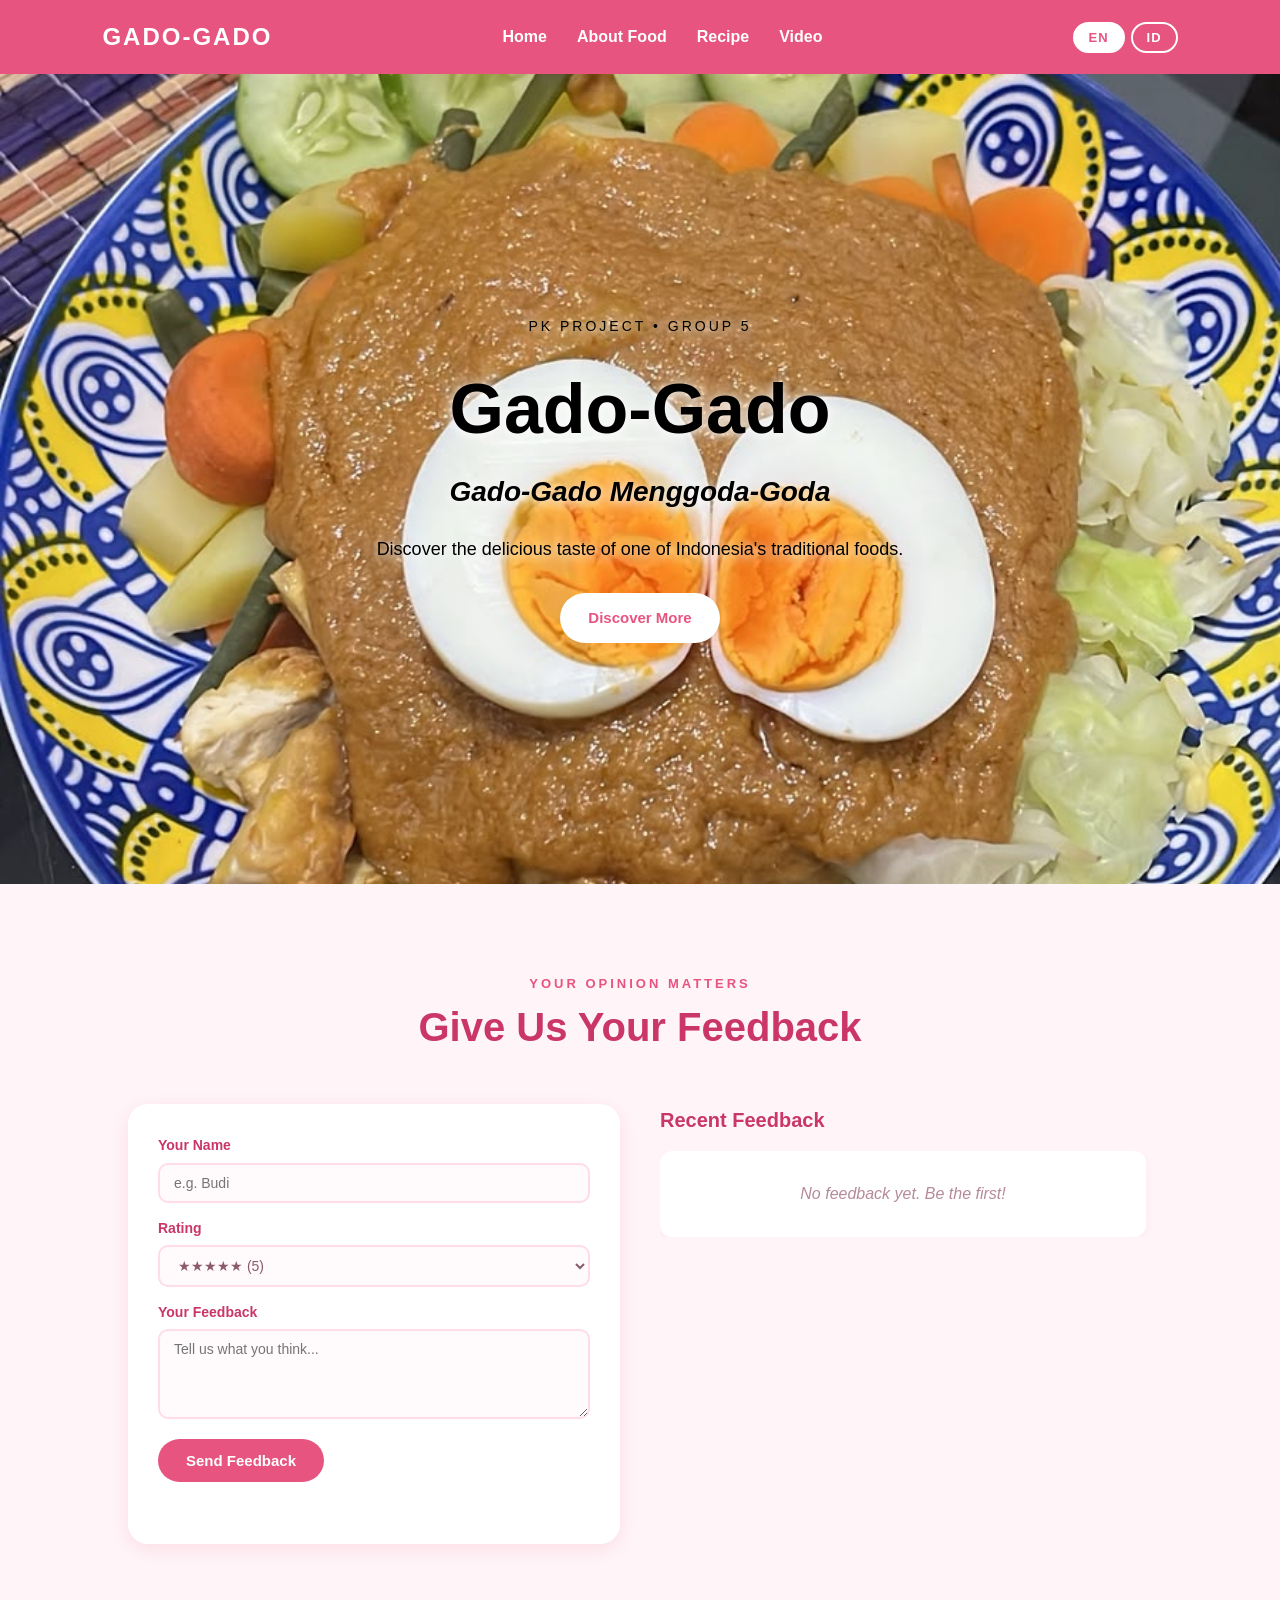
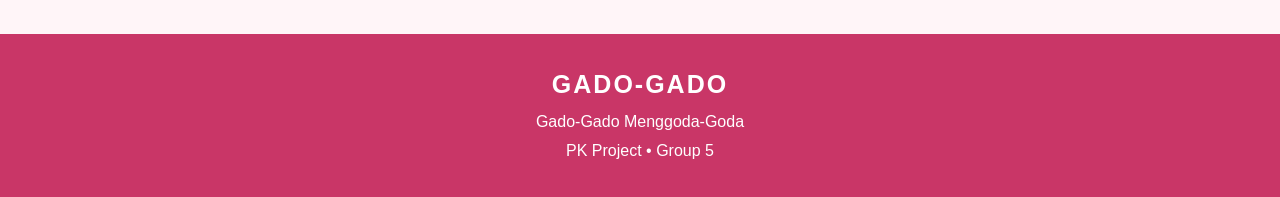
<file: index.html>
<!DOCTYPE html>
<html lang="en">
<head>
    <meta charset="UTF-8">
    <meta name="viewport" content="width=device-width, initial-scale=1.0">
    <title data-i18n="page_title_home">Gado-Gado | Group 5</title>
    <link rel="stylesheet" href="style.css">

    <style>
        .home {
            background: url("gado-gado.jpg");
            background-size: cover;
            background-position: center;
            background-repeat: no-repeat;
        }
    </style>
</head>

<body>

    <!-- NAVBAR -->
    <header>
        <nav>
            <h1 id="site-logo">GADO-GADO</h1>

            <ul>
                <li><a href="index.html" data-i18n="nav_home">Home</a></li>
                <li><a href="about.html" data-i18n="nav_about">About Food</a></li>
                <li><a href="recipe.html" data-i18n="nav_recipe">Recipe</a></li>
                <li><a href="video.html" data-i18n="nav_video">Video</a></li>
            </ul>

            <div class="lang-switch">
                <button class="lang-btn" data-lang="en">EN</button>
                <button class="lang-btn" data-lang="id">ID</button>
            </div>
        </nav>
    </header>


    <!-- HOME -->
    <section class="home">
        <div class="home-content">
            <p class="group" data-i18n="home_group">PK PROJECT • GROUP 5</p>
            <h2>Gado-Gado</h2>
            <p class="tagline">Gado-Gado Menggoda-Goda</p>
            <p data-i18n="home_desc">
                Discover the delicious taste of one of
                Indonesia's traditional foods.
            </p>
            <a href="about.html" class="button" data-i18n="home_button">Discover More</a>
        </div>
    </section>


    <!-- FEEDBACK SECTION -->
    <section class="section fb-section">

        <p class="section-label" data-i18n="feedback_label">YOUR OPINION MATTERS</p>
        <h2 data-i18n="feedback_heading">Give Us Your Feedback</h2>

        <div class="fb-wrapper">

            <form id="feedback-form" class="fb-form">

                <label for="fb-name" data-i18n="feedback_name">Your Name</label>
                <input type="text" id="fb-name" required maxlength="30"
                       data-i18n-placeholder="feedback_name_ph"
                       placeholder="e.g. Budi">

                <label for="fb-rating" data-i18n="feedback_rating">Rating</label>
                <select id="fb-rating" required>
                    <option value="5">★★★★★  (5)</option>
                    <option value="4">★★★★☆  (4)</option>
                    <option value="3">★★★☆☆  (3)</option>
                    <option value="2">★★☆☆☆  (2)</option>
                    <option value="1">★☆☆☆☆  (1)</option>
                </select>

                <label for="fb-message" data-i18n="feedback_message">Your Feedback</label>
                <textarea id="fb-message" rows="4" required maxlength="200"
                          data-i18n-placeholder="feedback_message_ph"
                          placeholder="Tell us what you think..."></textarea>

                <button type="submit" class="fb-submit" data-i18n="feedback_submit">
                    Send Feedback
                </button>

                <p id="feedback-status" class="fb-status"></p>
            </form>

            <div class="fb-list-wrapper">
                <h3 data-i18n="feedback_recent">Recent Feedback</h3>
                <div id="feedback-list" class="fb-list"></div>
            </div>

        </div>

    </section>


    <!-- FOOTER -->
    <footer>
        <h3>GADO-GADO</h3>
        <p>Gado-Gado Menggoda-Goda</p>
        <p data-i18n="footer_team">PK Project • Group 5</p>
    </footer>

    <script src="language.js"></script>
</body>
</html>
</file>
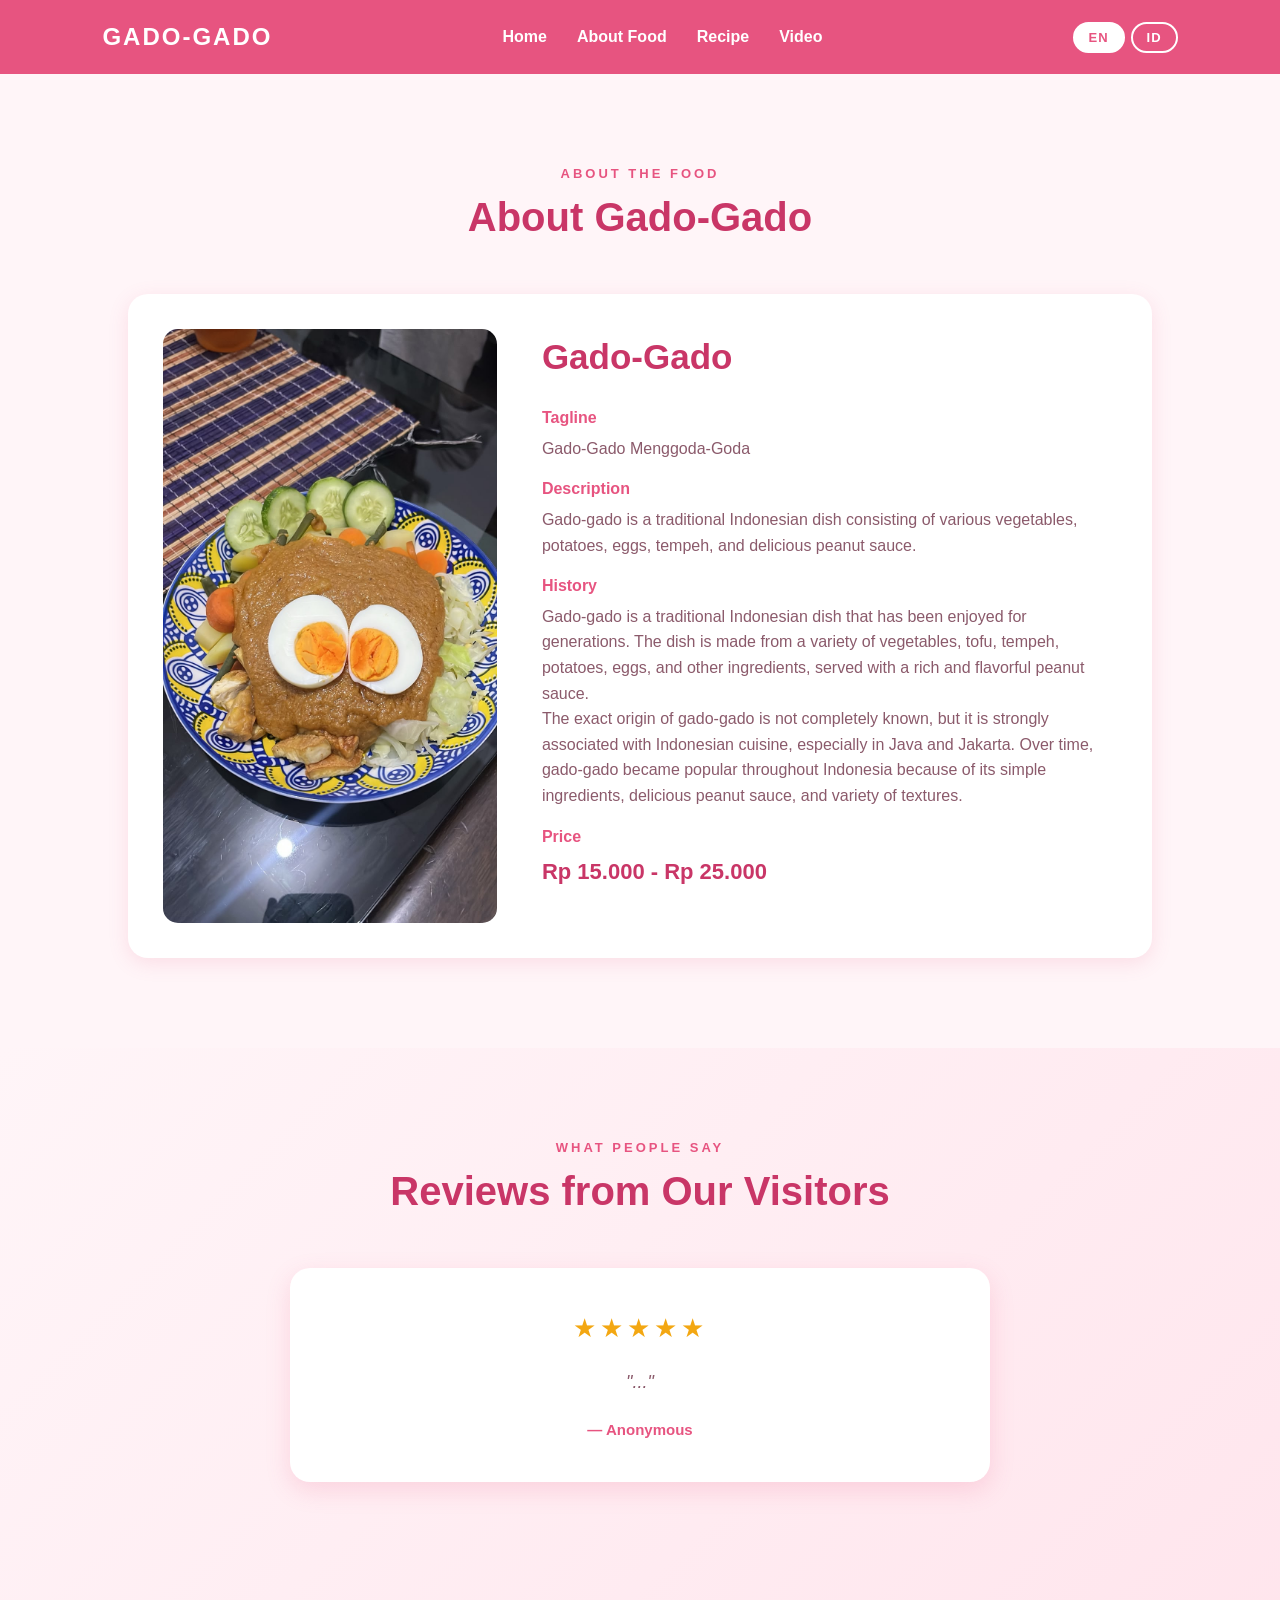
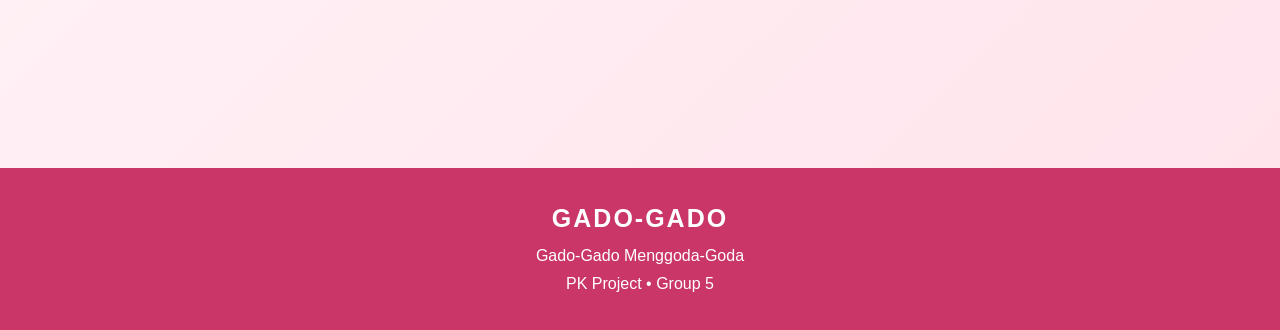
<file: about.html>
<!DOCTYPE html>
<html lang="en">
<head>
    <meta charset="UTF-8">
    <meta name="viewport" content="width=device-width, initial-scale=1.0">
    <title data-i18n="page_title_about">About Food | Gado-Gado</title>
    <link rel="stylesheet" href="style.css">

    <style>
        .food-image {
            width: 35%;
            min-height: 250px;
            position: relative;
            overflow: hidden;
        }

        .food-image img {
            width: 100%;
            height: 100%;
            object-fit: cover;
            display: block;
        }
    </style>
</head>

<body>

    <!-- NAVBAR -->
    <header>
        <nav>
            <h1>GADO-GADO</h1>

            <ul>
                <li><a href="index.html" data-i18n="nav_home">Home</a></li>
                <li><a href="about.html" data-i18n="nav_about">About Food</a></li>
                <li><a href="recipe.html" data-i18n="nav_recipe">Recipe</a></li>
                <li><a href="video.html" data-i18n="nav_video">Video</a></li>
            </ul>

            <div class="lang-switch">
                <button class="lang-btn" data-lang="en">EN</button>
                <button class="lang-btn" data-lang="id">ID</button>
            </div>
        </nav>
    </header>


    <!-- ABOUT FOOD -->
    <section class="section">

        <p class="section-label" data-i18n="about_label">ABOUT THE FOOD</p>
        <h2 data-i18n="about_heading">About Gado-Gado</h2>

        <div class="food-card">

            <div class="food-image">
                <img src="gado-gado.jpg" alt="Gado-Gado">
            </div>

            <div class="food-info">

                <h3>Gado-Gado</h3>

                <h4 data-i18n="label_tagline">Tagline</h4>
                <p>Gado-Gado Menggoda-Goda</p>

                <h4 data-i18n="label_description">Description</h4>
                <p data-i18n="about_desc">
                    Gado-gado is a traditional Indonesian dish
                    consisting of various vegetables, potatoes,
                    eggs, tempeh, and delicious peanut sauce.
                </p>

                <h4 data-i18n="label_history">History</h4>
                <p data-i18n="about_history_1">
                    Gado-gado is a traditional Indonesian dish
                    that has been enjoyed for generations. The dish
                    is made from a variety of vegetables, tofu,
                    tempeh, potatoes, eggs, and other ingredients,
                    served with a rich and flavorful peanut sauce.
                </p>

                <p data-i18n="about_history_2">
                    The exact origin of gado-gado is not completely
                    known, but it is strongly associated with
                    Indonesian cuisine, especially in Java and
                    Jakarta. Over time, gado-gado became popular
                    throughout Indonesia because of its simple
                    ingredients, delicious peanut sauce, and variety
                    of textures.
                </p>

                <h4 data-i18n="label_price">Price</h4>
                <p class="price">Rp 15.000 - Rp 25.000</p>

            </div>

        </div>

    </section>


    <!-- REVIEW SECTION -->
    <section class="section rev-section">

        <p class="section-label" data-i18n="review_label">WHAT PEOPLE SAY</p>
        <h2 data-i18n="review_heading">Reviews from Our Visitors</h2>

        <div class="rev-carousel">

            <div class="rev-card" id="review-card">
                <p class="rev-stars" id="review-stars">★★★★★</p>
                <p class="rev-text" id="review-text">"..."</p>
                <p class="rev-author" id="review-author">— Anonymous</p>
            </div>

            <div class="rev-dots" id="review-dots"></div>

        </div>

    </section>


    <!-- FOOTER -->
    <footer>
        <h3>GADO-GADO</h3>
        <p>Gado-Gado Menggoda-Goda</p>
        <p data-i18n="footer_team">PK Project • Group 5</p>
    </footer>

    <script src="language.js"></script>
</body>
</html>
</file>
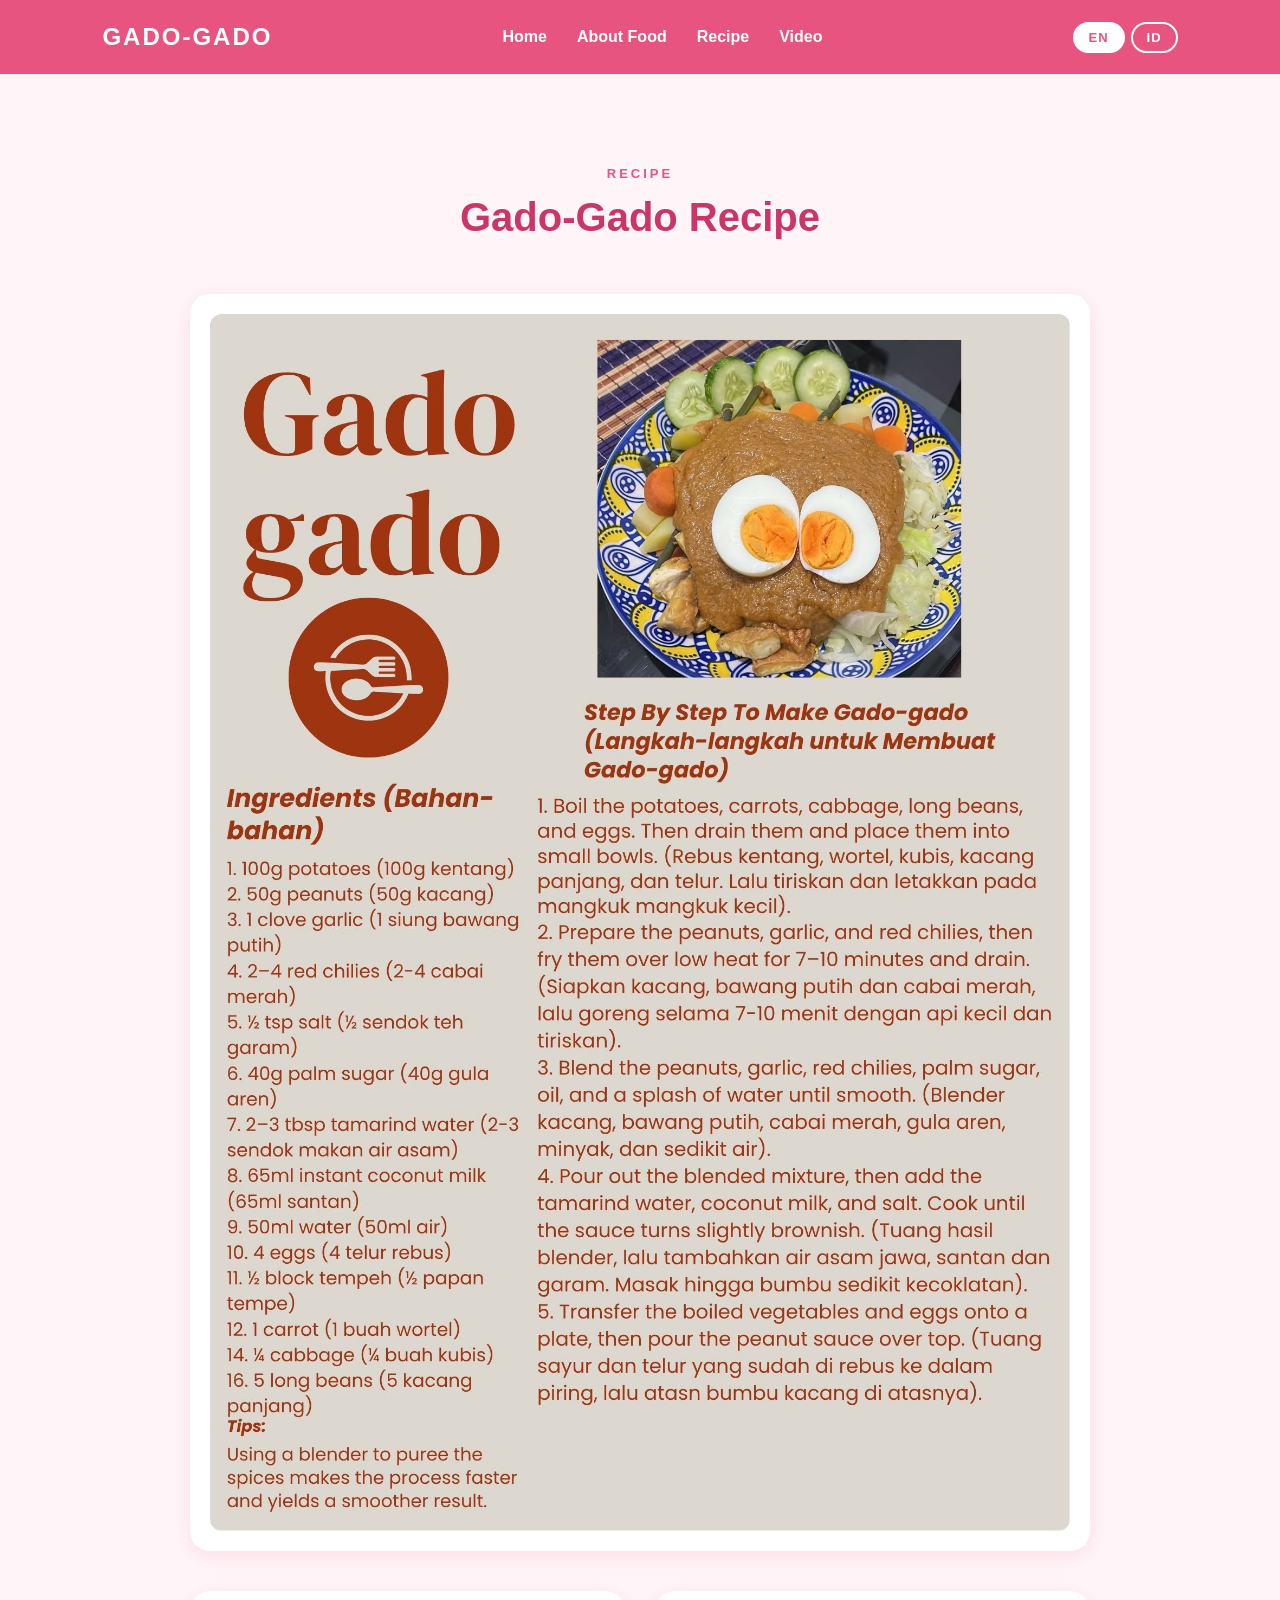
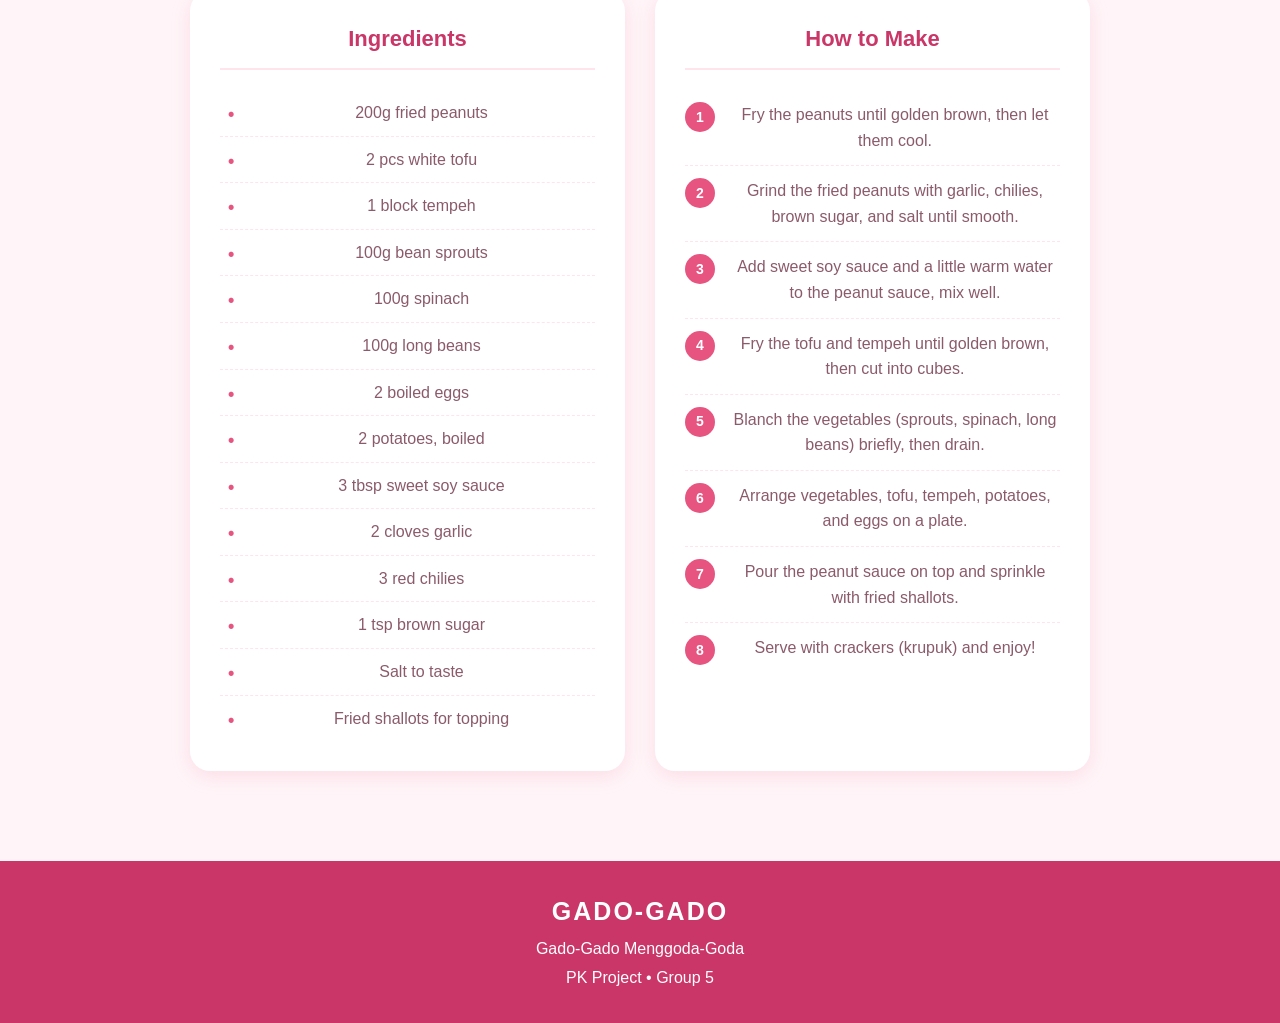
<file: recipe.html>
<!DOCTYPE html>
<html lang="en">
<head>
    <meta charset="UTF-8">
    <meta name="viewport" content="width=device-width, initial-scale=1.0">

    <title data-i18n="page_title_recipe">Recipe | Gado-Gado</title>

    <link rel="stylesheet" href="style.css">

    <style>
        .recipe-picture {
            max-width: 900px;
            margin: auto;
            background: white;
            padding: 20px;
            border-radius: 20px;
            box-shadow: 0 5px 20px rgba(231, 84, 128, 0.15);
        }

        .recipe-picture img {
            width: 100%;
            display: block;
            border-radius: 12px;
            object-fit: contain;
        }
    </style>
</head>

<body>

<header>
    <nav>

        <h1 id="site-logo">GADO-GADO</h1>

        <ul>
            <li><a href="index.html" data-i18n="nav_home">Home</a></li>
            <li><a href="about.html" data-i18n="nav_about">About Food</a></li>
            <li><a href="recipe.html" data-i18n="nav_recipe">Recipe</a></li>
            <li><a href="video.html" data-i18n="nav_video">Video</a></li>
        </ul>

        <div class="lang-switch">
            <button class="lang-btn" data-lang="en">EN</button>
            <button class="lang-btn" data-lang="id">ID</button>
        </div>

    </nav>
</header>


<section class="section recipe-section">

    <p class="section-label" data-i18n="recipe_label">
        RECIPE
    </p>

    <h2 data-i18n="recipe_heading">
        Gado-Gado Recipe
    </h2>


    <!-- GAMBAR RESEP -->
    <div class="recipe-picture">
        <img src="recipe.jpg" alt="Gado-Gado Recipe">
    </div>


    <!-- ============================== -->
    <!-- DETAIL RESEP (BAHAN & CARA)    -->
    <!-- ============================== -->
    <div class="recipe-details">

        <!-- BAHAN-BAHAN -->
        <div class="recipe-block">
            <h3 data-i18n="recipe_ingredients">Ingredients</h3>
            <ul class="recipe-list">
                <li data-i18n="ing_1">200g fried peanuts</li>
                <li data-i18n="ing_2">2 pcs white tofu</li>
                <li data-i18n="ing_3">1 block tempeh</li>
                <li data-i18n="ing_4">100g bean sprouts</li>
                <li data-i18n="ing_5">100g spinach</li>
                <li data-i18n="ing_6">100g long beans</li>
                <li data-i18n="ing_7">2 boiled eggs</li>
                <li data-i18n="ing_8">2 potatoes, boiled</li>
                <li data-i18n="ing_9">3 tbsp sweet soy sauce</li>
                <li data-i18n="ing_10">2 cloves garlic</li>
                <li data-i18n="ing_11">3 red chilies</li>
                <li data-i18n="ing_12">1 tsp brown sugar</li>
                <li data-i18n="ing_13">Salt to taste</li>
                <li data-i18n="ing_14">Fried shallots for topping</li>
            </ul>
        </div>

        <!-- CARA MEMBUAT -->
        <div class="recipe-block">
            <h3 data-i18n="recipe_steps"> How to Make</h3>
            <ol class="recipe-steps">
                <li data-i18n="step_1">Fry the peanuts until golden brown, then let them cool.</li>
                <li data-i18n="step_2">Grind the fried peanuts with garlic, chilies, brown sugar, and salt until smooth.</li>
                <li data-i18n="step_3">Add sweet soy sauce and a little warm water to the peanut sauce, mix well.</li>
                <li data-i18n="step_4">Fry the tofu and tempeh until golden brown, then cut into cubes.</li>
                <li data-i18n="step_5">Blanch the vegetables (sprouts, spinach, long beans) briefly, then drain.</li>
                <li data-i18n="step_6">Arrange vegetables, tofu, tempeh, potatoes, and eggs on a plate.</li>
                <li data-i18n="step_7">Pour the peanut sauce on top and sprinkle with fried shallots.</li>
                <li data-i18n="step_8">Serve with crackers (krupuk) and enjoy!</li>
            </ol>
        </div>

    </div>

</section>


<footer>

    <h3>GADO-GADO</h3>

    <p>Gado-Gado Menggoda-Goda</p>

    <p data-i18n="footer_team">PK Project • Group 5</p>

</footer>

<script src="language.js"></script>
</body>
</html>
</file>
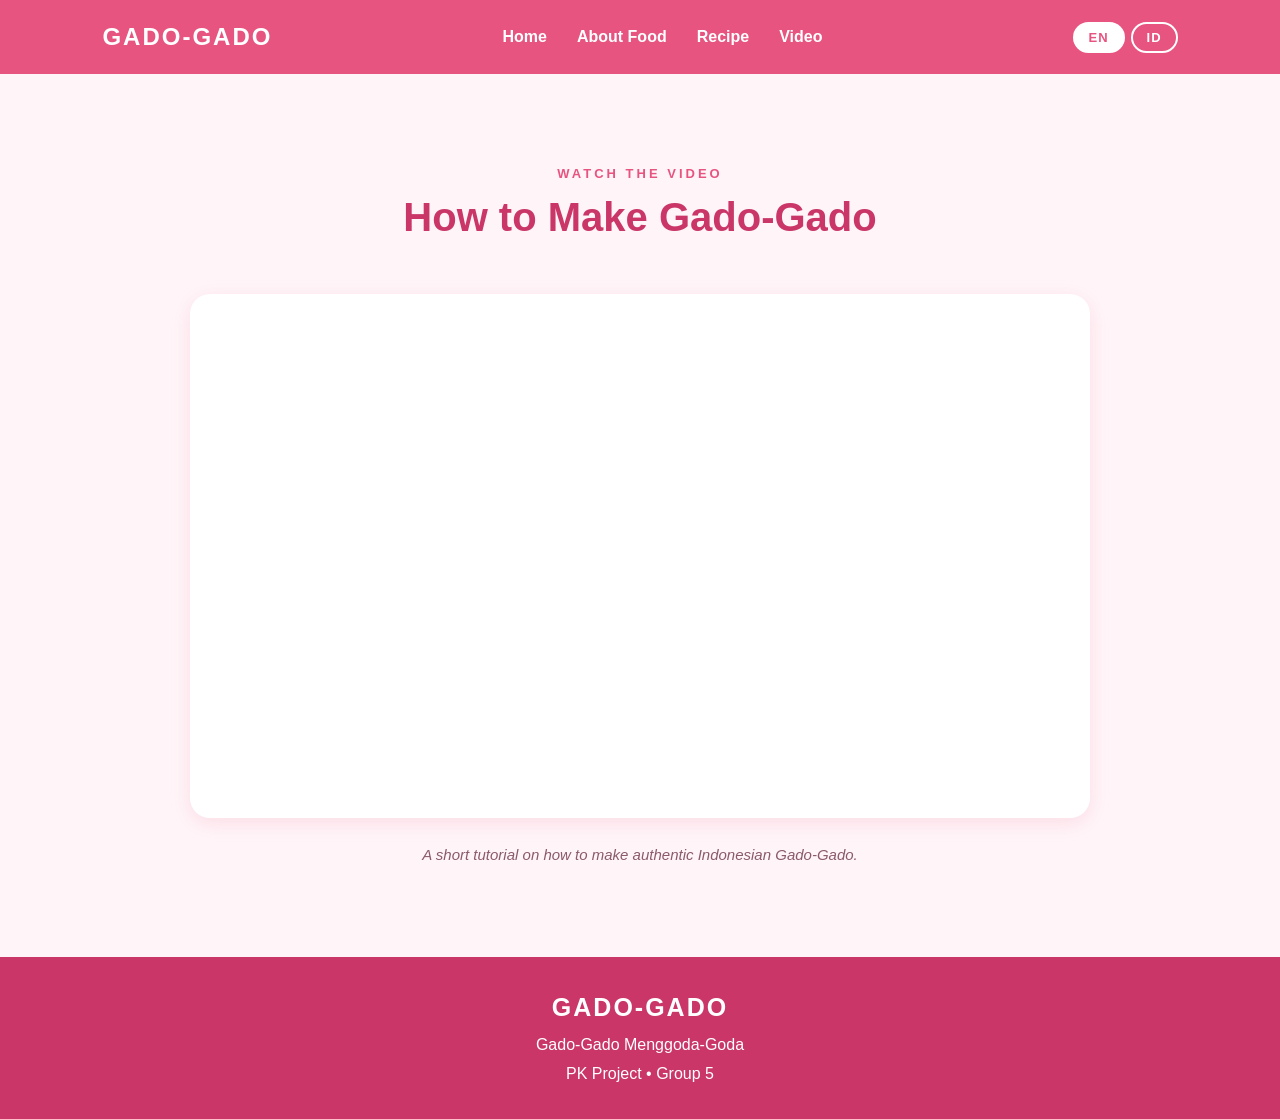
<file: video.html>
<!DOCTYPE html>
<html lang="en">
<head>
    <meta charset="UTF-8">
    <meta name="viewport" content="width=device-width, initial-scale=1.0">
    <title data-i18n="page_title_video">Video | Gado-Gado</title>
    <link rel="stylesheet" href="style.css">
</head>

<body>

    <!-- NAVBAR -->
    <header>
        <nav>
            <h1 id="site-logo">GADO-GADO</h1>

            <ul>
                <li><a href="index.html" data-i18n="nav_home">Home</a></li>
                <li><a href="about.html" data-i18n="nav_about">About Food</a></li>
                <li><a href="recipe.html" data-i18n="nav_recipe">Recipe</a></li>
                <li><a href="video.html" data-i18n="nav_video">Video</a></li>
            </ul>

            <div class="lang-switch">
                <button class="lang-btn" data-lang="en">EN</button>
                <button class="lang-btn" data-lang="id">ID</button>
            </div>
        </nav>
    </header>


    <!-- VIDEO SECTION -->
    <section class="section">

        <p class="section-label" data-i18n="video_label">WATCH THE VIDEO</p>
        <h2 data-i18n="video_heading">How to Make Gado-Gado</h2>

        <div class="video-container">
            <div class="video-wrapper">
                <iframe 
                    src="https://www.youtube.com/embed/g5-8h5gUVVE"
                    title="Gado-Gado Video"
                    frameborder="0"
                    allow="accelerometer; autoplay; clipboard-write; encrypted-media; gyroscope; picture-in-picture; web-share"
                    referrerpolicy="strict-origin-when-cross-origin"
                    allowfullscreen>
                </iframe>
            </div>
        </div>

        <p class="video-caption" data-i18n="video_caption">
            A short tutorial on how to make authentic Indonesian Gado-Gado.
        </p>

    </section>


    <!-- FOOTER -->
    <footer>
        <h3>GADO-GADO</h3>
        <p>Gado-Gado Menggoda-Goda</p>
        <p data-i18n="footer_team">PK Project • Group 5</p>
    </footer>

    <script src="language.js"></script>
</body>
</html>
</file>
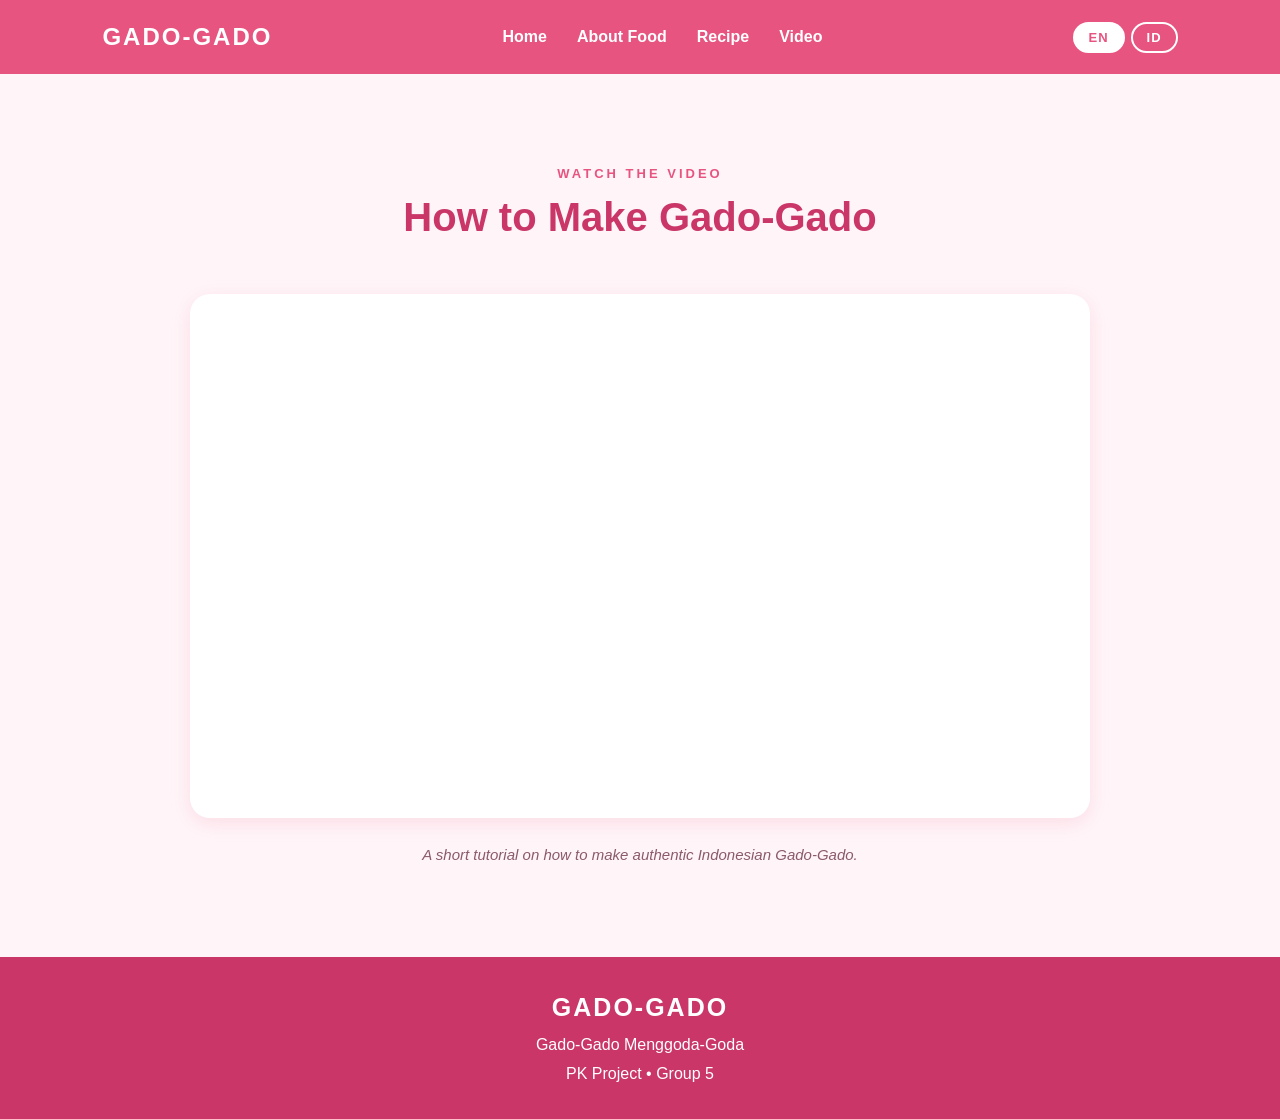
<file: vidio.html>
<!DOCTYPE html>
<html lang="en">
<head>
    <meta charset="UTF-8">
    <meta name="viewport" content="width=device-width, initial-scale=1.0">
    <title data-i18n="page_title_video">Video | Gado-Gado</title>
    <link rel="stylesheet" href="style.css">
</head>

<body>

    <!-- NAVBAR -->
    <header>
        <nav>
            <h1 id="site-logo">GADO-GADO</h1>

            <ul>
                <li><a href="index.html" data-i18n="nav_home">Home</a></li>
                <li><a href="about.html" data-i18n="nav_about">About Food</a></li>
                <li><a href="recipe.html" data-i18n="nav_recipe">Recipe</a></li>
                <li><a href="video.html" data-i18n="nav_video">Video</a></li>
            </ul>

            <div class="lang-switch">
                <button class="lang-btn" data-lang="en">EN</button>
                <button class="lang-btn" data-lang="id">ID</button>
            </div>
        </nav>
    </header>


    <!-- VIDEO SECTION -->
    <section class="section">

        <p class="section-label" data-i18n="video_label">WATCH THE VIDEO</p>
        <h2 data-i18n="video_heading">How to Make Gado-Gado</h2>

        <div class="video-container">
            <div class="video-wrapper">
                <iframe 
                    src="https://www.youtube.com/embed/g5-8h5gUVVE"
                    title="Gado-Gado Video"
                    frameborder="0"
                    allow="accelerometer; autoplay; clipboard-write; encrypted-media; gyroscope; picture-in-picture; web-share"
                    referrerpolicy="strict-origin-when-cross-origin"
                    allowfullscreen>
                </iframe>
            </div>
        </div>

        <p class="video-caption" data-i18n="video_caption">
            A short tutorial on how to make authentic Indonesian Gado-Gado.
        </p>

    </section>


    <!-- FOOTER -->
    <footer>
        <h3>GADO-GADO</h3>
        <p>Gado-Gado Menggoda-Goda</p>
        <p data-i18n="footer_team">PK Project • Group 5</p>
    </footer>

    <script src="language.js"></script>
</body>
</html>
</file>
<file: style.css>
/* ========================= 
   RESET & BASE 
========================= */

* { 
    margin: 0; 
    padding: 0; 
    box-sizing: border-box; 
} 
 
html { 
    scroll-behavior: smooth; 
} 
 
body { 
    font-family: Arial, sans-serif; 
    background: #fff5f8; 
    color: #8b5a6b; 
    line-height: 1.6; 
} 
 
 
/* ========================= 
   NAVBAR 
========================= */ 
 
header { 
    background: #e75480; 
    padding: 18px 8%; 
    position: sticky; 
    top: 0; 
    z-index: 100; 
} 
 
nav { 
    display: flex; 
    justify-content: space-between; 
    align-items: center; 
    gap: 20px;
} 
 
nav h1 { 
    color: white; 
    font-size: 24px; 
    letter-spacing: 2px; 
} 
 
nav ul { 
    display: flex; 
    list-style: none; 
    gap: 30px; 
} 
 
nav a { 
    color: white; 
    text-decoration: none; 
    font-weight: bold; 
} 
 
nav a:hover { 
    color: #ffd6e2; 
} 
 
 
/* ========================= 
   LANGUAGE SWITCH 
========================= */ 
 
.lang-switch {
    display: flex;
    gap: 6px;
    margin-left: 20px;
}

.lang-btn {
    padding: 6px 14px;
    border: 2px solid white;
    background: transparent;
    color: white;
    font-weight: bold;
    font-size: 13px;
    border-radius: 20px;
    cursor: pointer;
    transition: 0.25s;
    letter-spacing: 1px;
    font-family: inherit;
}

.lang-btn:hover {
    background: rgba(255, 255, 255, 0.2);
}

.lang-btn.active {
    background: white;
    color: #e75480;
}


/* ========================= 
   HOME 
========================= */ 
 
.home { 
    min-height: 90vh; 
    display: flex; 
    justify-content: center; 
    align-items: center; 
    text-align: center; 
    background: linear-gradient( 
        rgba(231, 84, 128, 0.88), 
        rgba(255, 182, 202, 0.88) 
    ); 
    padding: 40px 10%; 
} 
 
.home-content { 
    max-width: 750px; 
    color: #000000;
    text-shadow: 0 2px 10px rgba(255, 255, 255, 0.9),
                 0 0 20px rgba(255, 255, 255, 0.7);
} 
 
.group { 
    font-size: 14px; 
    letter-spacing: 3px; 
    margin-bottom: 15px; 
} 
 
.home h2 { 
    font-size: 70px; 
    margin-bottom: 5px; 
} 
 
.tagline { 
    font-size: 28px; 
    font-weight: bold; 
    font-style: italic; 
    color: #000000;
    text-shadow: 0 2px 10px rgba(255, 255, 255, 0.9),
                 0 0 20px rgba(255, 255, 255, 0.7);
    margin-bottom: 20px; 
} 
 
.home-content > p:not(.group):not(.tagline) { 
    font-size: 18px; 
    margin-bottom: 30px; 
} 
 
 
/* ========================= 
   BUTTON 
========================= */ 
 
.button { 
    display: inline-block; 
    padding: 13px 28px; 
    background: white; 
    color: #e75480; 
    text-decoration: none; 
    font-weight: bold; 
    border-radius: 25px; 
    transition: 0.3s; 
    border: none;
    cursor: pointer;
    font-size: 15px;
    font-family: inherit;
} 
 
.button:hover { 
    transform: translateY(-3px); 
    background: #ffe4ec; 
} 
 
 
/* ========================= 
   GENERAL SECTION 
========================= */ 
 
.section { 
    min-height: 80vh; 
    padding: 90px 10%; 
} 
 
.section-label { 
    text-align: center; 
    color: #e75480; 
    font-size: 13px; 
    font-weight: bold; 
    letter-spacing: 3px; 
} 
 
.section > h2 { 
    text-align: center; 
    font-size: 40px; 
    color: #c93667; 
    margin-bottom: 45px; 
} 
 
 
/* ========================= 
   ABOUT FOOD 
========================= */ 
 
.food-card { 
    display: flex; 
    gap: 45px; 
    background: white; 
    padding: 35px; 
    border-radius: 20px; 
    box-shadow: 0 5px 20px rgba(231, 84, 128, 0.15); 
} 
 
.food-image { 
    width: 45%; 
    min-height: 350px; 
    background: #ffdce7; 
    display: flex; 
    justify-content: center; 
    align-items: center; 
    border-radius: 15px; 
    color: #c93667; 
    font-weight: bold; 
} 
 
.food-info { 
    flex: 1; 
} 
 
.food-info h3 { 
    font-size: 35px; 
    color: #c93667; 
    margin-bottom: 20px; 
} 
 
.food-info h4 { 
    color: #e75480; 
    margin-top: 15px; 
    margin-bottom: 5px; 
} 
 
.rating { 
    letter-spacing: 4px; 
    color: #f3a712; 
    font-size: 20px; 
} 
 
.price { 
    font-size: 22px; 
    font-weight: bold; 
    color: #c93667; 
} 
 
 
/* ========================= 
   RECIPE IMAGE 
========================= */ 
 
.recipe-section { 
    text-align: center; 
} 
 
.recipe-image { 
    max-width: 900px; 
    margin: auto; 
    background: white; 
    padding: 20px; 
    border-radius: 20px; 
    box-shadow: 0 5px 20px rgba(231, 84, 128, 0.15); 
} 
 
.recipe-image img { 
    width: 100%; 
    max-height: 900px; 
    object-fit: contain; 
    border-radius: 12px; 
    display: block; 
} 
 
 
/* ========================= 
   YOUTUBE VIDEO 
========================= */

.video-container {
    max-width: 900px;
    margin: auto;
    background: white;
    padding: 20px;
    border-radius: 20px;
    box-shadow: 0 5px 20px rgba(231, 84, 128, 0.15);
}

.video-wrapper {
    position: relative;
    padding-bottom: 56.25%;
    height: 0;
    overflow: hidden;
    border-radius: 15px;
}

.video-wrapper iframe {
    position: absolute;
    top: 0;
    left: 0;
    width: 100%;
    height: 100%;
    border: 0;
}

.video-caption {
    text-align: center;
    color: #8b5a6b;
    font-size: 15px;
    margin-top: 25px;
    max-width: 700px;
    margin-left: auto;
    margin-right: auto;
    font-style: italic;
    line-height: 1.6;
}
 
 
/* ========================= 
   FOOTER 
========================= */ 
 
footer { 
    background: #c93667; 
    color: white; 
    text-align: center; 
    padding: 30px; 
} 
 
footer h3 { 
    font-size: 25px; 
    letter-spacing: 2px; 
    margin-bottom: 5px; 
} 
 
footer p { 
    margin: 3px; 
} 
 
 
/* ========================= 
   FEEDBACK SECTION (HOME) 
========================= */ 

.fb-section {
    background: #fff5f8;
}

.fb-wrapper {
    display: grid;
    grid-template-columns: 1fr 1fr;
    gap: 40px;
    max-width: 1100px;
    margin: 0 auto;
}

.fb-form {
    background: white;
    padding: 30px;
    border-radius: 20px;
    box-shadow: 0 5px 20px rgba(231, 84, 128, 0.15);
    display: flex;
    flex-direction: column;
}

.fb-form label {
    color: #c93667;
    font-weight: bold;
    font-size: 14px;
    margin-bottom: 6px;
    margin-top: 14px;
}

.fb-form label:first-of-type {
    margin-top: 0;
}

.fb-form input,
.fb-form select,
.fb-form textarea {
    padding: 10px 14px;
    border: 2px solid #ffdce7;
    border-radius: 10px;
    font-family: inherit;
    font-size: 14px;
    color: #8b5a6b;
    background: #fffafc;
    outline: none;
    transition: 0.2s;
}

.fb-form input:focus,
.fb-form select:focus,
.fb-form textarea:focus {
    border-color: #e75480;
    background: white;
}

.fb-form textarea {
    resize: vertical;
    min-height: 90px;
}

.fb-submit {
    margin-top: 20px;
    background: #e75480;
    color: white;
    border: none;
    cursor: pointer;
    font-size: 15px;
    padding: 13px 28px;
    align-self: flex-start;
    border-radius: 25px;
    font-weight: bold;
    transition: 0.3s;
    font-family: inherit;
}

.fb-submit:hover {
    background: #c93667;
    transform: translateY(-3px);
}

.fb-status {
    margin-top: 12px;
    font-size: 14px;
    font-weight: bold;
    color: #2e9e4f;
    min-height: 20px;
}

.fb-list-wrapper h3 {
    color: #c93667;
    margin-bottom: 15px;
    font-size: 20px;
}

.fb-list {
    display: flex;
    flex-direction: column;
    gap: 12px;
    max-height: 480px;
    overflow-y: auto;
    padding-right: 6px;
}

.fb-list::-webkit-scrollbar {
    width: 6px;
}

.fb-list::-webkit-scrollbar-thumb {
    background: #e75480;
    border-radius: 4px;
}

.fb-item {
    background: white;
    padding: 15px 18px;
    border-radius: 12px;
    box-shadow: 0 3px 10px rgba(231, 84, 128, 0.1);
    border-left: 4px solid #e75480;
}

.fb-item-top {
    display: flex;
    justify-content: space-between;
    align-items: center;
    margin-bottom: 6px;
}

.fb-item-name {
    font-weight: bold;
    color: #c93667;
}

.fb-item-stars {
    color: #f3a712;
    letter-spacing: 2px;
    font-size: 14px;
}

.fb-item-text {
    color: #8b5a6b;
    font-size: 14px;
    line-height: 1.5;
}

.fb-empty {
    color: #b58a99;
    font-style: italic;
    text-align: center;
    padding: 30px 10px;
    background: white;
    border-radius: 12px;
    box-shadow: 0 3px 10px rgba(231, 84, 128, 0.08);
}


/* ========================= 
   REVIEW CAROUSEL (ABOUT) 
========================= */

.rev-section {
    background: linear-gradient(135deg, #fff5f8, #ffe4ec);
}

.rev-carousel {
    max-width: 700px;
    margin: 0 auto;
    text-align: center;
}

.rev-card {
    background: white;
    padding: 40px 35px;
    border-radius: 20px;
    box-shadow: 0 8px 25px rgba(231, 84, 128, 0.18);
    min-height: 200px;
    display: flex;
    flex-direction: column;
    justify-content: center;
    transition: opacity 0.4s ease, transform 0.4s ease;
}

.rev-card.fade-out {
    opacity: 0;
    transform: translateY(10px);
}

.rev-stars {
    color: #f3a712;
    font-size: 26px;
    letter-spacing: 4px;
    margin-bottom: 18px;
}

.rev-text {
    font-size: 18px;
    font-style: italic;
    color: #8b5a6b;
    line-height: 1.7;
    margin-bottom: 20px;
}

.rev-author {
    font-weight: bold;
    color: #e75480;
    font-size: 15px;
}

.rev-dots {
    display: flex;
    justify-content: center;
    gap: 10px;
    margin-top: 22px;
}

.rev-dots span {
    width: 10px;
    height: 10px;
    border-radius: 50%;
    background: #ffd6e2;
    cursor: pointer;
    transition: 0.25s;
}

.rev-dots span.active {
    background: #e75480;
    transform: scale(1.3);
}


/* ========================= 
   RECIPE DETAILS (BAHAN & CARA) 
========================= */

.recipe-details {
    max-width: 900px;
    margin: 40px auto 0;
    display: grid;
    grid-template-columns: 1fr 1fr;
    gap: 30px;
}

.recipe-block {
    background: white;
    padding: 30px;
    border-radius: 20px;
    box-shadow: 0 5px 20px rgba(231, 84, 128, 0.15);
}

.recipe-block h3 {
    color: #c93667;
    font-size: 22px;
    margin-bottom: 20px;
    padding-bottom: 12px;
    border-bottom: 2px solid #ffe4ec;
}

.recipe-list {
    list-style: none;
    padding: 0;
    margin: 0;
}

.recipe-list li {
    padding: 10px 0 10px 28px;
    position: relative;
    color: #8b5a6b;
    line-height: 1.6;
    border-bottom: 1px dashed #ffe4ec;
}

.recipe-list li:last-child {
    border-bottom: none;
}

.recipe-list li::before {
    content: "•";
    position: absolute;
    left: 8px;
    top: 10px;
    color: #e75480;
    font-weight: bold;
    font-size: 18px;
}

.recipe-steps {
    list-style: none;
    counter-reset: step-counter;
    padding: 0;
    margin: 0;
}

.recipe-steps li {
    counter-increment: step-counter;
    padding: 12px 0 12px 45px;
    position: relative;
    color: #8b5a6b;
    line-height: 1.6;
    border-bottom: 1px dashed #ffe4ec;
}

.recipe-steps li:last-child {
    border-bottom: none;
}

.recipe-steps li::before {
    content: counter(step-counter);
    position: absolute;
    left: 0;
    top: 12px;
    width: 30px;
    height: 30px;
    background: #e75480;
    color: white;
    border-radius: 50%;
    display: flex;
    align-items: center;
    justify-content: center;
    font-weight: bold;
    font-size: 14px;
}


/* ========================= 
   MOBILE 
========================= */ 
 
@media (max-width: 700px) { 
 
    nav { 
        flex-direction: column; 
        gap: 15px; 
    } 
 
    nav ul { 
        gap: 15px; 
        flex-wrap: wrap; 
        justify-content: center; 
    } 

    .lang-switch {
        margin-left: 0;
    }
 
    .home h2 { 
        font-size: 48px; 
    } 
 
    .tagline { 
        font-size: 21px; 
    } 
 
    .food-card { 
        flex-direction: column; 
    } 
 
    .food-image { 
        width: 100%; 
    } 
 
    .section { 
        padding: 60px 6%; 
    }

    .fb-wrapper {
        grid-template-columns: 1fr;
        gap: 30px;
    }

    .fb-submit {
        align-self: stretch;
        text-align: center;
    }

    .rev-card {
        padding: 30px 22px;
    }

    .rev-text {
        font-size: 16px;
    }

    .recipe-details {
        grid-template-columns: 1fr;
        gap: 20px;
        margin-top: 30px;
    }

    .recipe-block {
        padding: 22px;
    }
}
</file>
